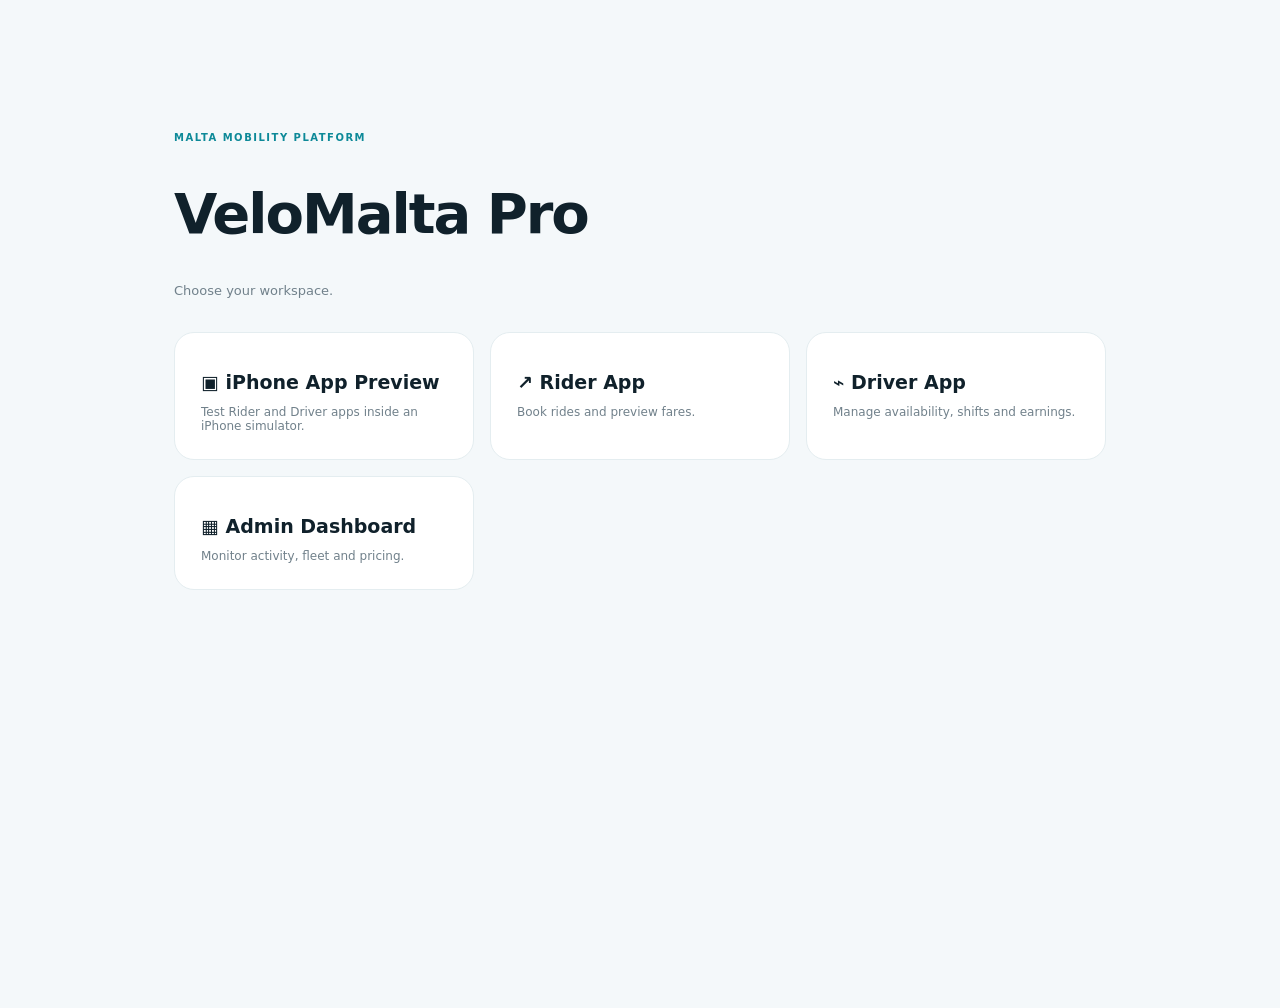
<file: index.html>
<!doctype html><html lang="en"><head><meta charset="utf-8"><meta name="viewport" content="width=device-width,initial-scale=1"><title>VeloMalta Pro</title><link rel="stylesheet" href="./assets/css/style.css"><style>.portal{max-width:980px;margin:12vh auto;padding:24px}.portal h1{font-size:clamp(34px,6vw,56px);letter-spacing:-2px}.portal-grid{display:grid;grid-template-columns:repeat(3,1fr);gap:16px;margin-top:34px}.portal-card{display:block;padding:26px;background:#fff;border:1px solid var(--line);border-radius:20px;text-decoration:none;color:var(--ink)}.portal-card b,.portal-card span{display:block}.portal-card b{font-size:19px;margin:12px 0}.portal-card span{font-size:12px;color:var(--muted)}@media(max-width:650px){.portal-grid{grid-template-columns:1fr}.portal{margin:5vh auto}}</style></head><body><main class="portal"><p class="eyebrow">MALTA MOBILITY PLATFORM</p><h1>VeloMalta Pro</h1><p class="muted">Choose your workspace.</p><div class="portal-grid"><a class="portal-card" href="./preview.html"><b>▣ iPhone App Preview</b><span>Test Rider and Driver apps inside an iPhone simulator.</span></a><a class="portal-card" href="./rider-app/"><b>↗ Rider App</b><span>Book rides and preview fares.</span></a><a class="portal-card" href="./driver-app/"><b>⌁ Driver App</b><span>Manage availability, shifts and earnings.</span></a><a class="portal-card" href="./admin-dashboard/"><b>▦ Admin Dashboard</b><span>Monitor activity, fleet and pricing.</span></a></div></main></body></html>
</file>
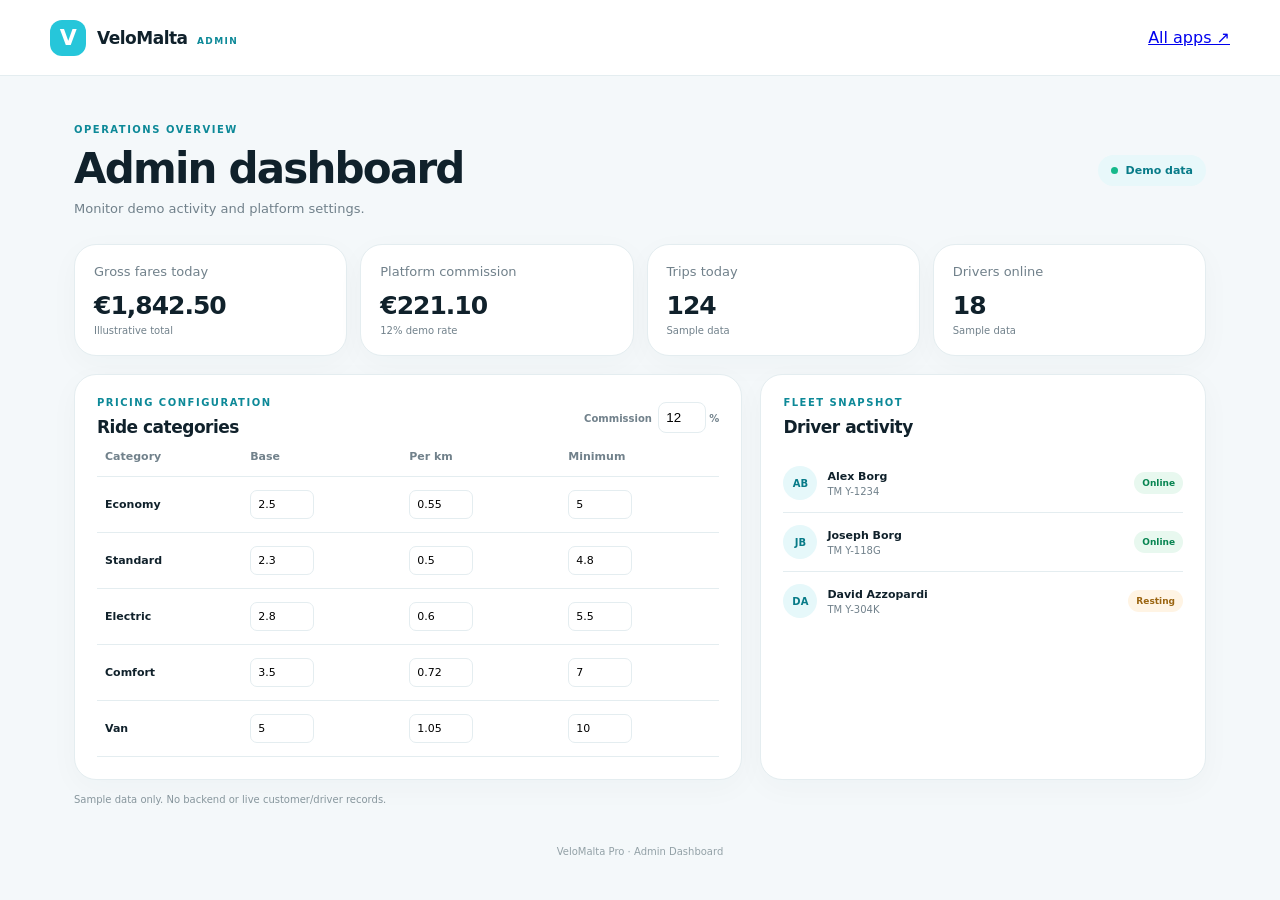
<file: admin-dashboard/index.html>
<!doctype html><html lang="en"><head><meta charset="utf-8"><meta name="viewport" content="width=device-width,initial-scale=1"><title>Admin Dashboard · VeloMalta</title><link rel="stylesheet" href="../assets/css/style.css"></head><body><header class="topbar"><a class="brand" href="../"><span class="brand-mark">V</span><span>VeloMalta <small>ADMIN</small></span></a><a href="../">All apps ↗</a></header><main class="shell"><section class="view active"><div class="intro"><div><p class="eyebrow">OPERATIONS OVERVIEW</p><h1>Admin dashboard</h1><p class="muted">Monitor demo activity and platform settings.</p></div><span class="live-pill"><i></i> Demo data</span></div><div class="admin-metrics"><article class="panel"><span class="muted">Gross fares today</span><strong>€1,842.50</strong><small>Illustrative total</small></article><article class="panel"><span class="muted">Platform commission</span><strong id="commission-total">€221.10</strong><small>12% demo rate</small></article><article class="panel"><span class="muted">Trips today</span><strong>124</strong><small>Sample data</small></article><article class="panel"><span class="muted">Drivers online</span><strong>18</strong><small>Sample data</small></article></div><div class="admin-grid"><div class="panel"><div class="panel-head"><div><p class="eyebrow">PRICING CONFIGURATION</p><h2>Ride categories</h2></div><label class="commission-control">Commission <input id="commission" type="number" min="0" max="30" value="12">%</label></div><div class="table-wrap"><table><thead><tr><th>Category</th><th>Base</th><th>Per km</th><th>Minimum</th></tr></thead><tbody id="pricing-table"></tbody></table></div></div><div class="panel"><p class="eyebrow">FLEET SNAPSHOT</p><h2>Driver activity</h2><div class="fleet-list"><div><span class="avatar">AB</span><span><b>Alex Borg</b><small>TM Y-1234</small></span><em class="tag online-tag">Online</em></div><div><span class="avatar">JB</span><span><b>Joseph Borg</b><small>TM Y-118G</small></span><em class="tag online-tag">Online</em></div><div><span class="avatar">DA</span><span><b>David Azzopardi</b><small>TM Y-304K</small></span><em class="tag rest-tag">Resting</em></div></div></div></div><p class="fine-print">Sample data only. No backend or live customer/driver records.</p></section><footer>VeloMalta Pro · Admin Dashboard</footer></main><script src="./app.js"></script></body></html>
</file>
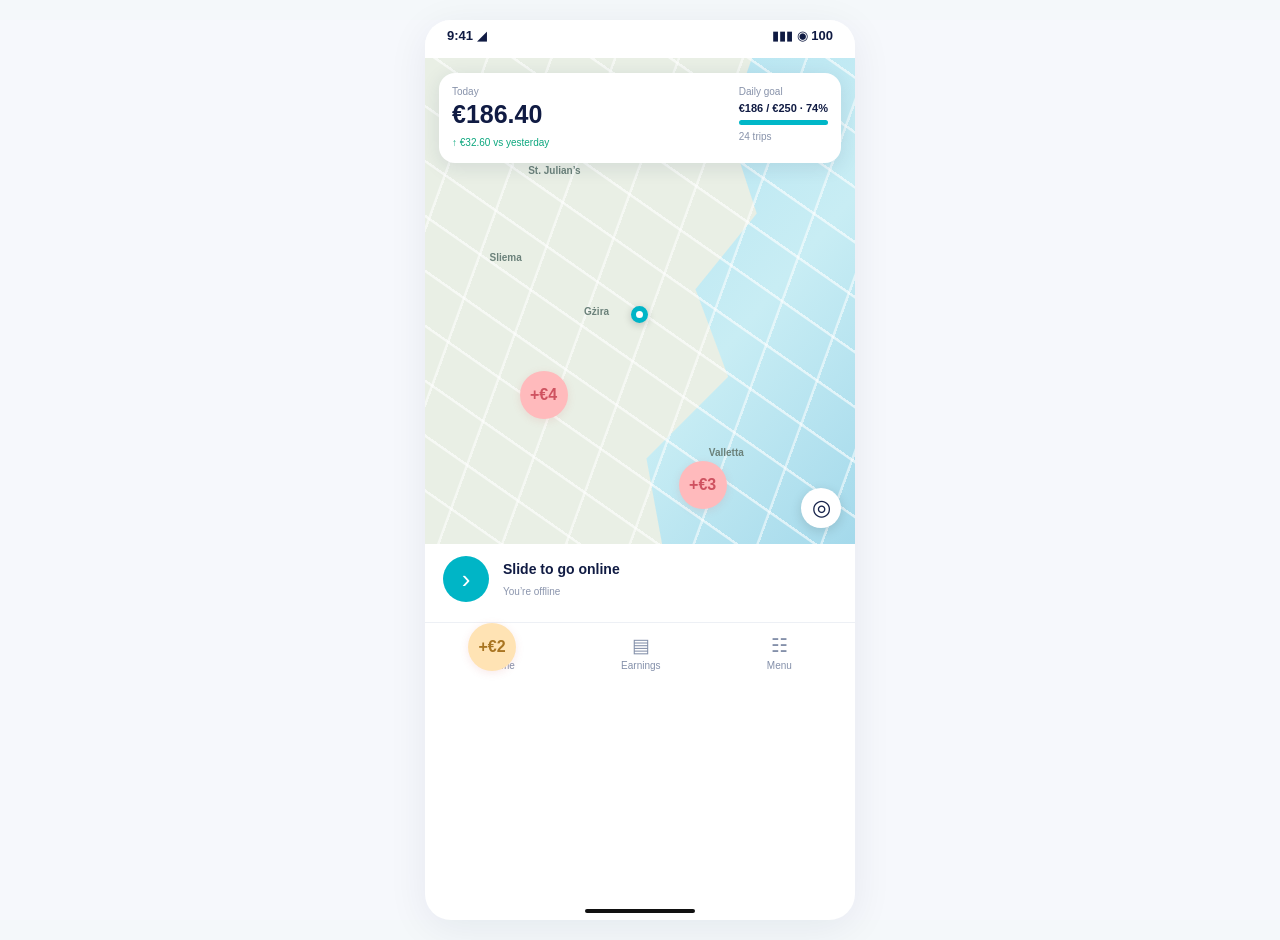
<file: driver-app/index.html>
<!doctype html>
<html lang="en"><head><meta charset="utf-8"><meta name="viewport" content="width=device-width,initial-scale=1,viewport-fit=cover"><meta name="theme-color" content="#ffffff"><title>VeloMalta · Driver</title><link rel="stylesheet" href="../assets/css/style.css"><link rel="stylesheet" href="./app.css"></head>
<body class="mobile-app driver-app"><main id="app" class="phone-app" aria-label="VeloMalta driver app"><div class="statusbar"><span>9:41 ◢</span><span>▮▮▮ ◉ 100</span></div><div id="screen" class="screen"></div><div class="home-indicator"></div></main><script src="./app.js"></script></body></html>
</file>
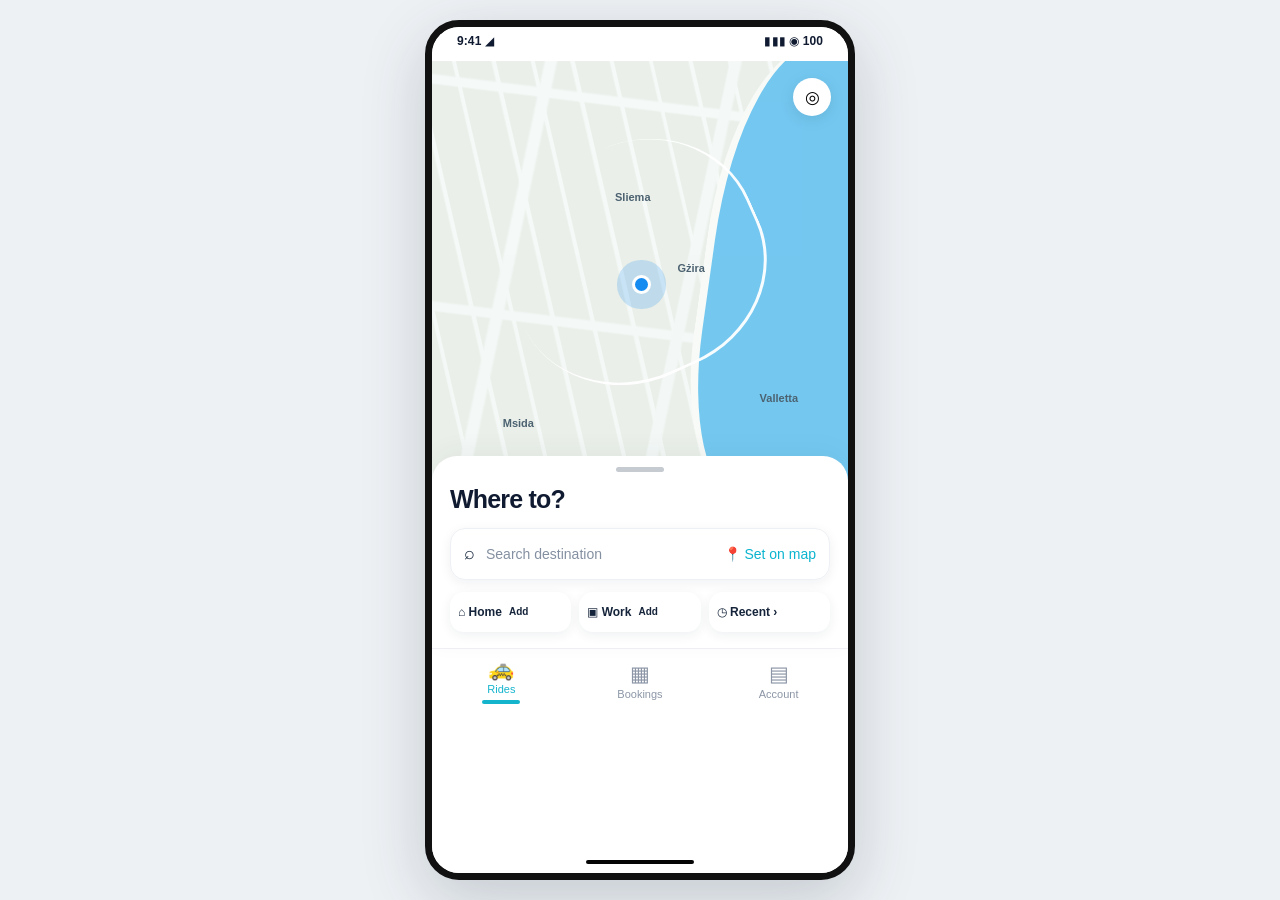
<file: rider-app/index.html>
<!doctype html>
<html lang="en"><head><meta charset="utf-8"><meta name="viewport" content="width=device-width,initial-scale=1,viewport-fit=cover"><meta name="theme-color" content="#ffffff"><title>VeloMalta · Rider</title><link rel="stylesheet" href="../assets/css/style.css"><link rel="stylesheet" href="./app.css"></head>
<body class="mobile-app rider-app"><main id="app" class="phone-app" aria-label="VeloMalta rider app"><div class="statusbar"><span>9:41 ◢</span><span>▮▮▮ ◉ 100</span></div><div id="screen" class="screen"></div><div class="home-indicator"></div></main><script src="./app.js"></script></body></html>
</file>
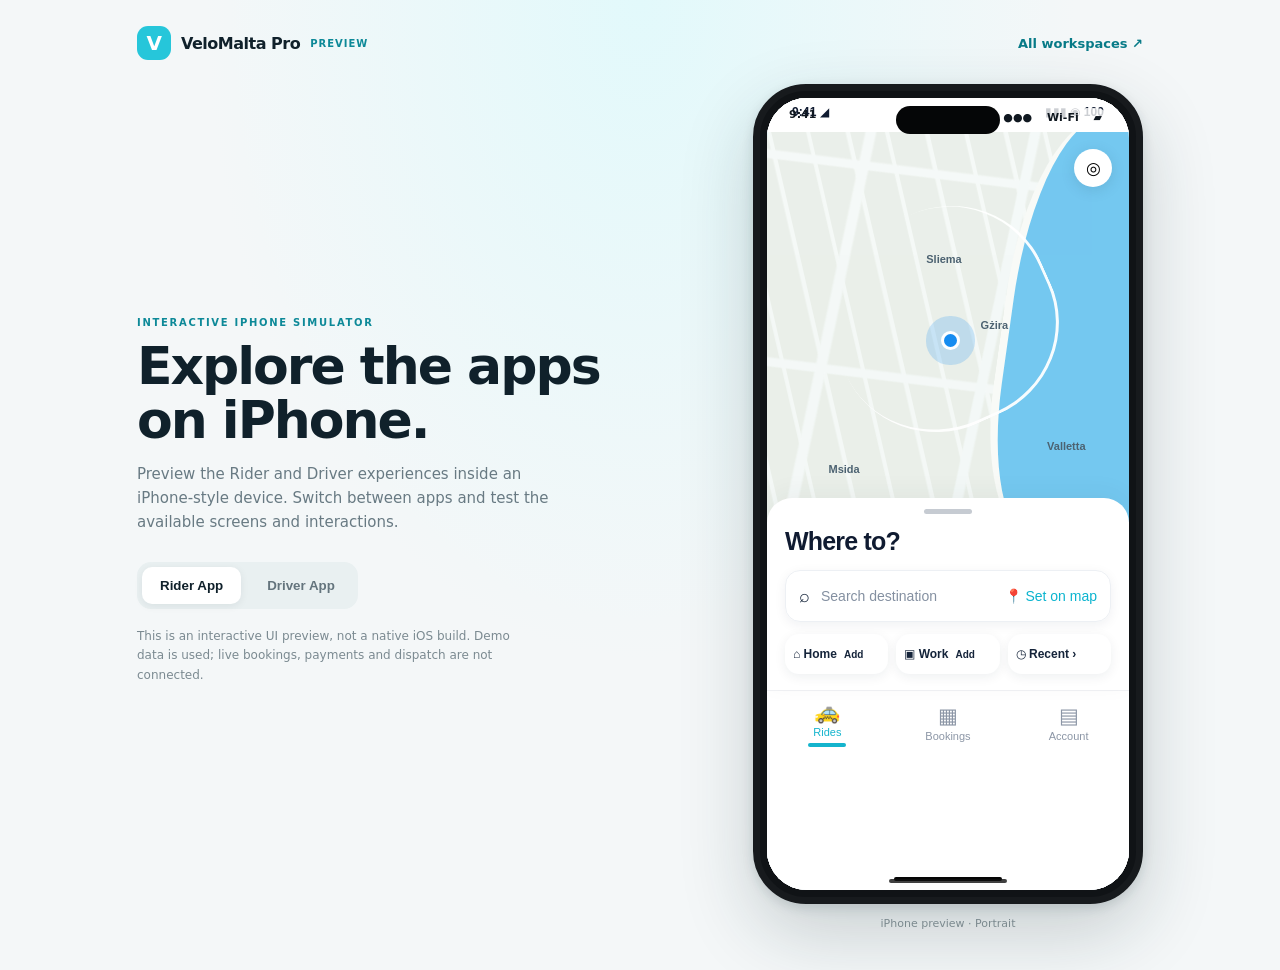
<file: preview.html>
<!doctype html>
<html lang="en">
<head>
<meta charset="utf-8">
<meta name="viewport" content="width=device-width,initial-scale=1,viewport-fit=cover">
<title>VeloMalta Pro · iPhone Preview</title>
<style>
:root{font-family:-apple-system,BlinkMacSystemFont,"SF Pro Display",Inter,system-ui,sans-serif;color:#10212b;background:#f3f7f8}
*{box-sizing:border-box}body{margin:0;min-height:100vh;background:radial-gradient(ellipse at 50% 0%,#e2f9fb 0,transparent 48%),#f4f7f8}
header{max-width:1050px;margin:auto;padding:26px 22px 12px;display:flex;align-items:center;justify-content:space-between;gap:16px}
.brand{font-weight:800;letter-spacing:-.5px;display:flex;align-items:center;gap:10px}.mark{width:34px;height:34px;border-radius:11px;background:#26c6da;color:white;display:grid;place-items:center;font-size:20px}
header a{color:#087b88;text-decoration:none;font-size:13px;font-weight:650}
main{max-width:1050px;margin:auto;padding:12px 22px 40px;display:grid;grid-template-columns:1fr 390px;gap:42px;align-items:center}
h1{font-size:clamp(32px,5vw,52px);line-height:1.03;letter-spacing:-2px;margin:0 0 14px}.lead{color:#687a83;line-height:1.6;font-size:15px;max-width:430px}
.switch{display:flex;gap:8px;background:#e9f0f1;padding:5px;border-radius:14px;width:max-content;margin:28px 0 18px}
.switch button{border:0;background:transparent;padding:11px 18px;border-radius:10px;font-weight:700;color:#64747d;cursor:pointer}
.switch button.active{background:white;color:#10212b;box-shadow:0 2px 9px #10212b12}
.hint{font-size:12px;color:#7b8a91;line-height:1.6;max-width:390px}
.device-wrap{display:flex;justify-content:center}
.iphone{width:390px;height:820px;max-height:calc(100svh - 35px);aspect-ratio:390/820;background:#101316;border:7px solid #171a1d;border-radius:53px;padding:7px;position:relative;box-shadow:0 28px 75px #152c3433,0 4px 12px #152c3422;overflow:hidden}
.screen{height:100%;width:100%;background:#fff;border-radius:40px;overflow:hidden;position:relative}
.status{position:absolute;z-index:5;top:0;left:0;right:0;height:38px;padding:10px 22px 0;display:flex;justify-content:space-between;align-items:flex-start;font-size:11px;font-weight:750;color:#101820;pointer-events:none}
.dynamic-island{position:absolute;z-index:6;top:8px;left:50%;transform:translateX(-50%);width:104px;height:28px;border-radius:20px;background:#050607;pointer-events:none}
.status .right{margin-left:auto;margin-right:0;background:#ffffffc9;border-radius:10px;padding:2px 5px}
iframe{border:0;width:100%;height:100%;display:block;background:#f4f8fa}
.home-indicator{position:absolute;z-index:7;bottom:7px;left:50%;transform:translateX(-50%);width:118px;height:4px;border-radius:5px;background:#111;opacity:.8;pointer-events:none}
.device-label{text-align:center;color:#89969b;font-size:11px;margin-top:13px}
@media(max-width:760px){header{padding:18px 18px 8px}main{grid-template-columns:1fr;gap:18px;padding:12px 12px 30px}.intro{text-align:center}.lead{margin:auto}.switch{margin:22px auto 14px}.hint{margin:auto}.iphone{width:min(390px,calc(100vw - 34px));height:auto;aspect-ratio:390/820;max-height:none;border-radius:48px}.screen{border-radius:37px}.device-wrap{margin-top:2px}}
</style>
</head>
<body>
<header><div class="brand"><span class="mark">V</span> VeloMalta Pro <span style="font-size:10px;color:#0d8998;letter-spacing:1px">PREVIEW</span></div><a href="./">All workspaces ↗</a></header>
<main>
<section class="intro">
<p style="font-size:10px;letter-spacing:1.7px;font-weight:800;color:#0d8998;margin:0 0 12px">INTERACTIVE IPHONE SIMULATOR</p>
<h1>Explore the apps<br>on iPhone.</h1>
<p class="lead">Preview the Rider and Driver experiences inside an iPhone-style device. Switch between apps and test the available screens and interactions.</p>
<div class="switch" role="tablist" aria-label="Choose app">
<button class="active" id="rider-tab" type="button" role="tab" aria-selected="true">Rider App</button>
<button id="driver-tab" type="button" role="tab" aria-selected="false">Driver App</button>
</div>
<p class="hint">This is an interactive UI preview, not a native iOS build. Demo data is used; live bookings, payments and dispatch are not connected.</p>
</section>
<section>
<div class="device-wrap"><div class="iphone"><div class="screen"><div class="status"><span>9:41</span><span class="right">●●●　 Wi-Fi　 ▰</span></div><div class="dynamic-island"></div><iframe id="app-frame" title="VeloMalta Rider App Preview" src="./rider-app/" allow="geolocation"></iframe><div class="home-indicator"></div></div></div></div>
<div class="device-label">iPhone preview · Portrait</div>
</section>
</main>
<script>
const frame=document.getElementById('app-frame'),rider=document.getElementById('rider-tab'),driver=document.getElementById('driver-tab');
function selectApp(which){const isRider=which==='rider';frame.src=isRider?'./rider-app/':'./driver-app/';frame.title='VeloMalta '+(isRider?'Rider':'Driver')+' App Preview';rider.classList.toggle('active',isRider);driver.classList.toggle('active',!isRider);rider.setAttribute('aria-selected',String(isRider));driver.setAttribute('aria-selected',String(!isRider))}
rider.addEventListener('click',()=>selectApp('rider'));driver.addEventListener('click',()=>selectApp('driver'));
</script>
</body>
</html>
</file>
<file: assets/css/style.css>
:root{font-family:Inter,system-ui,sans-serif;color:#10212b;background:#f4f8fa;font-synthesis:none;text-rendering:optimizeLegibility;--cyan:#26c6da;--deep:#0d8998;--ink:#10212b;--muted:#71818b;--line:#e4edf0}*{box-sizing:border-box}body{margin:0;min-height:100vh}.topbar{height:76px;padding:0 max(24px,calc((100vw - 1180px)/2));display:flex;align-items:center;justify-content:space-between;background:#fff;border-bottom:1px solid var(--line);position:sticky;top:0;z-index:1000}.brand{display:flex;align-items:center;gap:11px;text-decoration:none;color:var(--ink);font-weight:800;font-size:17px;letter-spacing:-.5px}.brand small{font-size:9px;letter-spacing:1.4px;color:var(--deep);margin-left:4px}.brand-mark{width:36px;height:36px;border-radius:12px;background:var(--cyan);color:white;display:grid;place-items:center;font-size:22px}.view-switch{display:flex;gap:5px;padding:5px;background:#f1f6f7;border-radius:13px}.view-btn{border:0;background:transparent;padding:10px 16px;border-radius:9px;color:#64747d;font:600 12px Inter;cursor:pointer}.view-btn.active{background:white;color:var(--ink);box-shadow:0 2px 8px #10212b12}.shell{max-width:1180px;margin:auto;padding:48px 24px 24px}.view{display:none}.view.active{display:block}.intro{display:flex;justify-content:space-between;align-items:center;margin-bottom:28px}.eyebrow{font-size:10px;letter-spacing:1.5px;font-weight:800;color:var(--deep);margin:0 0 9px}.intro h1{font-size:clamp(30px,4vw,42px);letter-spacing:-1.8px;margin:0 0 8px}.muted{color:var(--muted);font-size:13px;margin:0}.live-pill,.state-pill{display:inline-flex;align-items:center;gap:8px;border-radius:30px;padding:9px 13px;background:#e8f8fa;color:#087b88;font-size:11px;font-weight:700}.live-pill i{width:7px;height:7px;border-radius:50%;background:#16b98b}.booking-layout{display:grid;grid-template-columns:390px 1fr;gap:20px}.panel,.map-panel{background:#fff;border:1px solid var(--line);border-radius:22px;box-shadow:0 8px 30px #16313d08}.booking-panel{padding:24px}.field{margin-bottom:19px}.field label{display:block;font-size:11px;font-weight:700;margin-bottom:8px}.field select{width:100%;height:46px;padding:0 13px;border:1px solid var(--line);border-radius:11px;background:#fbfdfe;color:var(--ink);font:500 13px Inter}.ride-options{display:grid;grid-template-columns:1fr 1fr;gap:8px}.ride-option{border:1px solid var(--line);background:#fff;border-radius:12px;padding:11px;text-align:left;cursor:pointer;color:var(--ink)}.ride-option.selected{border-color:var(--cyan);background:#effcfd;box-shadow:inset 0 0 0 1px var(--cyan)}.ride-option b,.ride-option span{display:block}.ride-option b{font-size:12px}.ride-option span{font-size:10px;color:var(--muted);margin-top:5px}.trip-summary{display:flex;justify-content:space-between;padding:16px 0;border-top:1px solid var(--line);margin-top:5px}.trip-summary span,.trip-summary strong{display:block}.trip-summary strong{font-size:19px;margin-top:5px}.primary-btn,.secondary-btn,.toggle-btn{border:0;border-radius:12px;padding:14px 17px;font:700 13px Inter;cursor:pointer}.primary-btn{width:100%;background:var(--cyan);color:white;display:flex;justify-content:space-between;align-items:center}.primary-btn:hover,.toggle-btn:hover{filter:brightness(.96)}.primary-btn span{font-size:20px}.fine-print{font-size:10px;line-height:1.6;color:#87969d;margin:12px 0 0}.status-box{margin-top:14px;background:#f3f8f9;border:1px solid var(--line);padding:12px;border-radius:12px;font-size:11px;color:#52636c;line-height:1.5}.map-panel{position:relative;overflow:hidden;min-height:560px}.map{height:100%;min-height:560px;background:#e8f0f0;border-radius:22px}.map-caption{position:absolute;bottom:16px;left:16px;background:#fff;padding:9px 12px;border-radius:20px;font-size:10px;font-weight:700;box-shadow:0 3px 14px #0001}.map-dot{display:inline-block;width:7px;height:7px;border-radius:50%;background:var(--cyan);margin-right:7px}.quick-stats{display:grid;grid-template-columns:repeat(3,1fr);gap:14px;margin-top:18px}.quick-stats article{background:#fff;border:1px solid var(--line);border-radius:16px;padding:17px}.quick-stats span,.quick-stats strong{display:block}.quick-stats span{font-size:11px;color:var(--muted)}.quick-stats strong{font-size:14px;margin-top:7px}.driver-grid,.admin-grid{display:grid;grid-template-columns:1.5fr 1fr;gap:18px}.driver-main,.earnings-panel,.admin-grid>.panel{padding:22px}.panel-head{display:flex;align-items:center;justify-content:space-between;gap:12px}.panel h2{font-size:17px;letter-spacing:-.5px;margin:0 0 17px}.panel-head h2{margin:0}.toggle-btn{background:#102b35;color:white}.state-pill.offline{background:#f0f2f3;color:#68777e}.state-pill.online{background:#e6f8f0;color:#078451}.driver-map{height:310px;min-height:310px;margin-top:18px;border-radius:15px}.shift-card{display:grid;grid-template-columns:repeat(3,1fr);gap:10px;padding:15px 0}.shift-card span,.shift-card strong{display:block}.shift-card span{font-size:10px}.shift-card strong{font-size:13px;margin-top:6px}.earnings-panel h2{font-size:34px;margin:15px 0 5px}.metric-row{display:flex;justify-content:space-between;border-top:1px solid var(--line);padding:13px 0;font-size:12px}.metric-row:first-of-type{margin-top:22px}.secondary-btn{background:#eaf8fa;color:#087b88;width:100%;margin-top:12px}.admin-metrics{display:grid;grid-template-columns:repeat(4,1fr);gap:13px;margin-bottom:18px}.admin-metrics article{padding:19px}.admin-metrics span,.admin-metrics strong,.admin-metrics small{display:block}.admin-metrics strong{font-size:25px;margin:12px 0 5px;letter-spacing:-1px}.admin-metrics small{font-size:10px;color:var(--muted)}.commission-control{font-size:10px;font-weight:700;color:var(--muted)}.commission-control input{width:48px;padding:7px;border:1px solid var(--line);border-radius:8px;margin:0 3px}.table-wrap{overflow-x:auto}table{width:100%;border-collapse:collapse;text-align:left;font-size:11px}th{color:var(--muted);font-weight:600}td,th{padding:13px 8px;border-bottom:1px solid var(--line)}td input{width:64px;padding:7px;border:1px solid var(--line);border-radius:7px;font:inherit}.fleet-list>div{display:flex;align-items:center;gap:10px;padding:12px 0;border-bottom:1px solid var(--line)}.fleet-list>div:last-child{border:0}.avatar{width:34px;height:34px;border-radius:50%;background:#e6f8fa;color:#087b88;display:grid;place-items:center;font-size:10px;font-weight:800}.fleet-list b,.fleet-list small{display:block}.fleet-list b{font-size:11px}.fleet-list small{font-size:10px;color:var(--muted);margin-top:3px}.tag{font-style:normal;font-size:9px;font-weight:700;padding:6px 8px;border-radius:20px;margin-left:auto}.online-tag{background:#e8f8ef;color:#078451}.rest-tag{background:#fff4e4;color:#9b6511}footer{text-align:center;color:#93a1a7;font-size:10px;padding:38px 0 10px}footer span{padding:0 6px}@media(max-width:850px){.booking-layout,.driver-grid,.admin-grid{grid-template-columns:1fr}.map-panel{min-height:390px}.map{min-height:390px}.admin-metrics{grid-template-columns:repeat(2,1fr)}}@media(max-width:560px){.topbar{height:auto;min-height:70px;padding:12px 16px;gap:10px;flex-wrap:wrap}.view-switch{width:100%;justify-content:space-between}.view-btn{flex:1;padding:10px 6px}.shell{padding:30px 15px}.intro{align-items:flex-start;gap:12px}.intro h1{font-size:30px}.live-pill{font-size:9px}.booking-panel{padding:17px}.quick-stats{grid-template-columns:1fr}.admin-metrics{gap:8px}.admin-metrics article{padding:13px}.admin-metrics strong{font-size:20px}.shift-card{grid-template-columns:1fr 1fr}.shift-card>div:last-child{grid-column:1/-1}}
</file>
<file: driver-app/app.css>
/* VeloMalta Driver UI */
.driver-app{background:#f6f8fc;color:#101b43;font-family:-apple-system,BlinkMacSystemFont,"Segoe UI",sans-serif}.driver-app .phone-app{max-width:430px;min-height:100dvh;margin:auto;background:#fff;position:relative;overflow:hidden;box-shadow:0 8px 40px #12234a12}.driver-app .statusbar{height:38px;padding:8px 22px 0;display:flex;justify-content:space-between;font-size:13px;font-weight:700;background:#fff;color:#101b43}.driver-app #screen{height:calc(100dvh - 65px);min-height:620px;overflow:auto;padding-bottom:28px;background:#fff;scrollbar-width:none}.driver-app .home-indicator{position:absolute;bottom:7px;left:50%;transform:translateX(-50%);width:110px;height:4px;border-radius:8px;background:#111;z-index:20}.driver-app .d-head{display:flex;gap:13px;align-items:center;padding:12px 20px 18px}.driver-app .d-back{width:40px;height:40px;border:0;border-radius:50%;background:#f0f3f9;color:#14204a;font-size:28px}.driver-app .d-head h1{font-size:24px;letter-spacing:-.7px;margin:0;font-weight:800}.driver-app .d-head small{display:block;color:#818ba7;margin-top:3px;font-size:12px}.driver-app .d-map{height:54vh;min-height:340px;max-height:500px;position:relative;overflow:hidden;background:linear-gradient(130deg,#a8def0,#c8edf4 65%,#a4d9eb)}.driver-app .d-map:before{content:"";position:absolute;inset:-10% 20% -10% -15%;background:#e9efe5;clip-path:polygon(0 0,100% 0,90% 20%,97% 35%,82% 48%,90% 63%,70% 77%,76% 100%,0 100%)}.driver-app .d-map:after{content:"";position:absolute;inset:0;background:repeating-linear-gradient(35deg,transparent 0 42px,#fff9 43px 45px),repeating-linear-gradient(110deg,transparent 0 57px,#fff8 58px 60px)}.driver-app .place{position:absolute;z-index:2;font-size:10px;color:#6b817a;font-weight:600}.driver-app .p1{left:24%;top:22%}.driver-app .p2{left:15%;top:40%}.driver-app .p3{left:37%;top:51%}.driver-app .p4{left:26%;top:66%}.driver-app .p5{left:66%;top:80%}.driver-app .userpin{position:absolute;z-index:4;left:48%;top:51%;width:17px;height:17px;border-radius:50%;border:5px solid #00b5c7;background:#fff;box-shadow:0 2px 8px #0003}.driver-app .d-map svg{position:absolute;z-index:3;width:100%;height:100%;inset:0}.driver-app .d-map svg path{fill:none;stroke:#00b7c9;stroke-width:4;stroke-linecap:round;stroke-dasharray:8 4}.driver-app .pin{position:absolute;z-index:4;width:16px;height:16px;border:4px solid #00b7c9;border-radius:50%;background:#fff}.driver-app .pin1{left:21%;top:19%}.driver-app .pin2{left:82%;top:81%;border-color:#101b43}.driver-app .recenter{position:absolute;z-index:5;right:14px;bottom:16px;width:40px;height:40px;border:0;border-radius:50%;background:white;color:#17234b;font-size:22px;box-shadow:0 3px 12px #0002}.driver-app .d-earn{position:absolute;z-index:6;top:53px;left:14px;right:14px;background:#fff;border-radius:16px;padding:13px;display:flex;justify-content:space-between;gap:10px;box-shadow:0 4px 20px #1a31501c}.driver-app .d-earn small{display:block;color:#8792aa;font-size:10px}.driver-app .d-earn strong{display:block;font-size:25px;margin:3px 0}.driver-app .d-earn em{font-size:10px;color:#0ca77e;font-style:normal}.driver-app .d-earn b{font-size:11px;display:block;margin:5px 0}.driver-app .d-earn hr{border:0;border-top:5px solid #00b7c8;border-radius:8px;margin:6px 0}.driver-app .d-heat{position:absolute;z-index:5;width:48px;height:48px;border-radius:50%;display:grid;place-items:center;background:#ffbabc;color:#cf5260;font-weight:800;box-shadow:0 2px 8px #d35a5a22}.driver-app .heat1{top:39%;left:22%}.driver-app .heat2{top:49%;left:59%}.driver-app .heat3{top:67%;left:10%;background:#ffe3b4;color:#a97522}.driver-app .d-online{background:#fff;padding:12px 18px 20px;display:grid;grid-template-columns:48px 1fr;align-items:center;gap:0 12px}.driver-app .d-online button{grid-row:span 2;width:46px;height:46px;border:0;border-radius:50%;background:#00b5c6;color:white;font-size:26px}.driver-app .d-online b{font-size:14px}.driver-app .d-online small{color:#8b95ad;font-size:10px}.driver-app .d-nav{position:sticky;bottom:0;display:flex;justify-content:space-around;padding:10px;background:#fff;border-top:1px solid #edf0f5}.driver-app .d-nav button{border:0;background:none;color:#8490aa;font-size:19px;display:grid;justify-items:center;gap:3px}.driver-app .d-nav small{font-size:10px}.driver-app .d-sheet{position:relative;margin-top:-17px;padding:20px 18px;background:#fff;border-radius:22px 22px 0 0;box-shadow:0 -4px 22px #1b315012}.driver-app .d-sheet h2{font-size:18px;margin:5px 0 12px}.driver-app .d-sheet h2 i{float:right;background:#e8fafd;color:#00aebd;border-radius:50%;font-style:normal;padding:8px}.driver-app .d-stops{padding:12px 0}.driver-app .d-stops>div{display:flex;gap:12px;padding:7px 0;color:#00b5c6;font-size:14px}.driver-app .d-stops span{color:#17234b}.driver-app .d-stops small{display:block;color:#8792aa;font-size:11px;margin-top:3px}.driver-app .d-meta{display:flex;justify-content:space-between;padding:13px 0;border-top:1px solid #edf0f5;border-bottom:1px solid #edf0f5;color:#7f8ba6;font-size:11px}.driver-app .d-meta b{font-size:16px;color:#101b43}.driver-app .d-two{display:flex;gap:9px;margin-top:14px}.driver-app .d-two>*{flex:1}.driver-app .d-btn{display:block;width:100%;border:0;border-radius:12px;padding:14px 12px;margin-top:14px;font-size:14px;font-weight:700;cursor:pointer}.driver-app .d-btn.primary{background:linear-gradient(100deg,#06b7c7,#00aaba);color:#fff;box-shadow:0 5px 14px #00b4c52b}.driver-app .d-btn.soft{background:#f0f3f9;color:#17234b}.driver-app .d-row{display:flex;justify-content:space-between;align-items:center}.driver-app .d-row h2{margin-bottom:3px}.driver-app .d-row small{color:#8993ad}.driver-app .d-time{background:#eff7fb;border-radius:10px;padding:10px}.driver-app .d-tools{display:flex;justify-content:space-around;padding:14px 0}.driver-app .d-tools button{border:0;background:none;color:#667494;font-size:20px}.driver-app .d-tools small{display:block;font-size:9px}.driver-app .d-content{padding:0 18px 28px}.driver-app .d-content h3{font-size:16px;margin:18px 0 8px}.driver-app .d-content h4{font-size:13px;color:#808ba7;margin:20px 0 8px}.driver-app .d-card{border:1px solid #edf0f5;border-radius:15px;padding:14px;margin:0 0 14px;background:#fff}.driver-app .d-card h3{margin:0 0 5px}.driver-app .d-card>small{color:#8993ad;font-size:11px}.driver-app .d-toggle{min-height:52px;display:flex;align-items:center;justify-content:space-between;border-top:1px solid #eff2f6;font-size:13px;position:relative}.driver-app .d-toggle:first-of-type{border-top:0}.driver-app .d-toggle input{position:absolute;right:0;opacity:0;width:48px;height:28px}.driver-app .d-toggle i{width:47px;height:26px;background:#cbd1dc;border-radius:20px;position:relative}.driver-app .d-toggle i:after{content:"";position:absolute;left:3px;top:3px;width:20px;height:20px;border-radius:50%;background:#fff;transition:.2s}.driver-app .d-toggle input:checked+i{background:#00b6c6}.driver-app .d-toggle input:checked+i:after{left:24px}.driver-app .radius{text-align:center;display:block;font-size:30px;margin:12px}.driver-app .d-chips{display:flex;gap:5px}.driver-app .d-chips button{flex:1;border:0;border-radius:9px;padding:10px 3px;background:#eff4fa;font-size:10px;color:#18234b}.driver-app .d-chips .sel,.driver-app .d-two .sel{background:#e4f9fb;border:1px solid #00b6c6;color:#009dad}.driver-app input[type=range]{width:100%;accent-color:#00b5c6;margin-top:17px}.driver-app .d-info{background:#edf9fc;border-radius:13px;padding:16px;margin:0 0 14px;font-size:12px;color:#17234b}.driver-app .d-info small{display:block;color:#7d88a4;margin-top:5px}.driver-app .d-dest{width:100%;padding:16px;border:0;border-radius:10px;background:#f4f6fb;text-align:left;color:#7f8ba5}.driver-app .d-profile{width:100%;padding:15px;border:0;border-radius:13px;background:#f1f8fb;text-align:left;font-weight:700;margin-bottom:12px}.driver-app .d-profile small{display:block;color:#8993aa;margin:5px 0 0 28px;font-weight:400}.driver-app .d-item{display:flex;align-items:center;gap:12px;width:100%;padding:13px 4px;border:0;border-bottom:1px solid #eff1f6;background:#fff;text-align:left;color:#17234b;min-height:60px}.driver-app .d-ico{width:35px;height:35px;border-radius:10px;background:#eff9fb;color:#00aebd;display:grid;place-items:center;font-size:17px}.driver-app .d-item span{flex:1}.driver-app .d-item strong,.driver-app .d-item small{display:block}.driver-app .d-item strong{font-size:13px}.driver-app .d-item small{font-size:10px;color:#8b95ad;margin-top:4px}.driver-app .d-item em{font-size:20px;color:#a0aabe;font-style:normal}.driver-app .d-hero{padding:18px;border-radius:15px;background:linear-gradient(110deg,#08b7c8,#009cac);color:#fff;margin-bottom:14px}.driver-app .d-hero small{display:block;font-size:11px}.driver-app .d-hero strong{display:block;font-size:32px;margin:5px 0}.driver-app .d-card p{display:flex;justify-content:space-between;font-size:12px;color:#7d88a4}.driver-app .neg{color:#e45b6a}.driver-app .pos{color:#0a9d76}.driver-app .d-fare{background:#f1f8fb;padding:18px;border-radius:13px;font-size:19px;font-weight:800;margin-bottom:12px}.driver-app .d-fare small{display:block;font-size:11px;color:#8490a9;margin-top:5px;font-weight:400}.driver-app .d-stars{display:flex;gap:10px;margin:10px 0}.driver-app .d-stars button{border:0;background:none;font-size:30px;color:#aeb7c8}.driver-app .d-stars .sel{color:#ffb32d}.driver-app textarea{width:100%;min-height:65px;border:1px solid #e8edf4;border-radius:10px;padding:11px;font:inherit;font-size:12px}.driver-app .d-lang{width:100%;padding:14px 4px;border:0;border-bottom:1px solid #eff2f6;background:#fff;text-align:left}.driver-app .d-lang b{float:right;color:#00b4c2}.driver-app .d-logout{width:100%;padding:15px;border:0;border-radius:12px;background:#fff0f2;color:#d94f63;text-align:left;margin-top:14px}.driver-app .d-about{text-align:center;padding:30px}.driver-app .d-about:first-letter{display:inline-block;background:#00b6c6;color:#fff;font-size:35px}.driver-app #driver-toast{position:fixed;z-index:30;bottom:28px;left:50%;transform:translateX(-50%);opacity:0;pointer-events:none;background:#17234b;color:#fff;padding:12px 18px;border-radius:22px;font-size:12px;transition:.2s;max-width:90%;text-align:center}.driver-app #driver-toast.show{opacity:1}.driver-app [data-theme=dark] #screen{filter:invert(.9) hue-rotate(180deg)}@media(min-width:600px){.driver-app .phone-app{border-radius:26px;margin:20px auto}.driver-app #screen{height:calc(100dvh - 108px)}}
.driver-app .d-shortcuts{display:flex;gap:7px;padding:10px 14px;background:#fff;overflow:auto}.driver-app .d-shortcuts button{white-space:nowrap;border:1px solid #e9eef5;border-radius:11px;background:#f8fbfd;color:#233052;padding:10px 12px;font-size:10px;font-weight:700}.driver-app .d-shortcuts button:active{background:#e7f9fb;border-color:#00b6c6}
</file>
<file: rider-app/app.css>
*{box-sizing:border-box}html,body{margin:0;min-height:100%;font-family:-apple-system,BlinkMacSystemFont,"SF Pro Display","Segoe UI",sans-serif;color:#101b31;background:#f4f6f8}body.mobile-app{min-height:100dvh;display:flex;justify-content:center;align-items:flex-start;padding:0;background:#eef1f4}.phone-app{position:relative;width:min(100vw,430px);height:100dvh;min-height:650px;max-height:932px;overflow:hidden;background:#fff;box-shadow:0 0 0 1px #dfe5ea;display:flex;flex-direction:column}.statusbar{height:34px;flex:0 0 34px;padding:7px 25px 0;display:flex;justify-content:space-between;font-size:12px;font-weight:750;letter-spacing:.1px;background:#fff;z-index:5}.screen{position:relative;flex:1;min-height:0;overflow:auto;scrollbar-width:none;background:#fff}.screen::-webkit-scrollbar{display:none}.home-indicator{height:22px;flex:0 0 22px;background:#fff;display:grid;place-items:center;z-index:5}.home-indicator:after{content:"";width:108px;height:4px;border-radius:8px;background:#050505}.app-head{height:48px;display:flex;align-items:center;padding:0 18px;gap:12px;background:#fff;position:sticky;top:0;z-index:4}.app-head h1{font-size:18px;letter-spacing:-.45px;margin:0;font-weight:750}.back{border:0;background:#f4f7fa;color:#15243a;width:31px;height:31px;border-radius:50%;font-size:20px;cursor:pointer}.map-area{height:53%;min-height:330px;position:relative;overflow:hidden;background:#b8e5f5}.map-area:before{content:"";position:absolute;inset:-15%;background:linear-gradient(115deg,transparent 0 34%,#f8faf8 34.3% 35.4%,transparent 35.7% 55%,#f7faf8 55.2% 56.3%,transparent 56.6%),linear-gradient(20deg,transparent 0 42%,#f8faf8 42.2% 43.1%,transparent 43.4% 69%,#f8faf8 69.2% 70.1%,transparent 70.4%),repeating-linear-gradient(90deg,#edf0e9 0 28px,#f8faf7 29px 32px),repeating-linear-gradient(0deg,#edf0e9 0 25px,#f8faf7 26px 29px);opacity:.95;transform:rotate(-13deg) scale(1.2)}.map-area:after{content:"";position:absolute;right:-12%;top:-4%;width:45%;height:110%;background:#74c8f0;border-left:8px solid #f8faf7;transform:rotate(8deg);border-radius:45% 0 0 35%}.map-label{position:absolute;z-index:1;color:#4c6271;font-size:11px;font-weight:600}.map-label.sliema{top:31%;left:44%}.map-label.gzira{top:48%;left:59%}.map-label.valletta{bottom:18%;right:12%}.map-label.msida{bottom:12%;left:17%}.map-road{position:absolute;z-index:2;left:18%;top:20%;width:62%;height:56%;border-right:3px solid #fff;border-bottom:3px solid #fff;transform:rotate(-24deg);border-radius:45%;opacity:.95}.route-line{position:absolute;z-index:2;left:22%;top:23%;width:58%;height:45%;border-right:3px solid #20b7d2;border-bottom:3px solid #20b7d2;transform:rotate(-22deg);border-radius:45%}.pin{position:absolute;z-index:3;width:13px;height:13px;border:3px solid #fff;border-radius:50%;background:#18b7d2;box-shadow:0 1px 5px #284b5b55}.pin.start{left:22%;top:24%}.pin.end{right:23%;bottom:26%;background:#111b35}.map-fab{position:absolute;z-index:3;right:17px;top:17px;border:0;width:38px;height:38px;border-radius:50%;background:#fff;box-shadow:0 3px 14px #23465a25;font-size:17px}.map-fab.left{left:17px;right:auto}.sheet{position:relative;background:#fff;border-radius:25px 25px 0 0;margin-top:-24px;padding:11px 18px 16px;z-index:3;box-shadow:0 -6px 24px #20384a0c}.grabber{width:48px;height:5px;border-radius:8px;background:#c6cbd2;margin:0 auto 13px}.sheet h2{font-size:25px;letter-spacing:-.8px;margin:0 0 14px;font-weight:800}.muted{color:#8590a0}.searchbox{height:52px;border:1px solid #edf0f4;border-radius:15px;box-shadow:0 3px 12px #15243a10;display:flex;align-items:center;padding:0 13px;gap:11px;color:#8490a1;font-size:14px}.searchbox b{color:#15243a;font-size:18px}.quick-row{display:grid;grid-template-columns:1fr 1fr 1fr;gap:8px;margin-top:12px}.quick{background:#fff;border:0;border-radius:14px;box-shadow:0 3px 12px #14243a12;padding:13px 8px;display:flex;gap:7px;align-items:center;text-align:left;font-size:12px;font-weight:700;color:#15243a}.quick i{font-size:20px;color:#123d50}.tabbar{height:67px;display:flex;justify-content:space-around;align-items:center;border-top:1px solid #f1f2f5;background:#fff}.tab{border:0;background:transparent;color:#8c96a6;font-size:11px;display:flex;flex-direction:column;align-items:center;gap:4px;min-width:70px}.tab strong{font-size:21px;line-height:20px}.tab.active{color:#14b4cd}.tab.active:after{content:"";height:4px;width:38px;border-radius:8px;background:#14b4cd;margin-top:1px}.primary{height:45px;width:100%;border:0;border-radius:12px;background:#0bb2cb;color:#fff;font-size:13px;font-weight:750;cursor:pointer}.secondary{height:42px;border:0;border-radius:11px;background:#f0f4f8;color:#24334c;font-weight:700;font-size:12px;cursor:pointer}.outline{height:40px;border:1px solid #b7e9f0;border-radius:11px;background:#f5fdff;color:#0ca9c1;font-weight:700}.list-card{border:1px solid #eef1f5;border-radius:13px;padding:12px;margin:9px 0;background:#fff}.list-row{display:flex;align-items:center;gap:10px;padding:12px 0;border-bottom:1px solid #f0f2f5;font-size:13px}.list-row:last-child{border:0}.list-row .ico{width:31px;height:31px;border-radius:10px;background:#eefafd;color:#0caec7;display:grid;place-items:center;font-size:16px}.list-row .grow{flex:1}.list-row b{display:block;font-size:13px}.list-row small{display:block;color:#8792a2;font-size:10px;margin-top:3px}.list-row em{font-style:normal;color:#8a95a5;font-size:11px}.driver-card{border:1px solid #edf0f4;border-radius:15px;padding:12px;margin:10px 0}.driver-row{display:flex;align-items:center;gap:10px}.avatar{width:40px;height:40px;border-radius:50%;background:linear-gradient(135deg,#dce8ef,#b9cbd5);display:grid;place-items:center;font-weight:800;color:#365064}.driver-row .grow{flex:1}.driver-row b{font-size:13px}.driver-row small{display:block;color:#8a94a3;font-size:10px;margin-top:3px}.pill{display:inline-block;border-radius:20px;padding:5px 8px;background:#eafaf2;color:#15945f;font-size:9px;font-weight:800}.info{background:#f1f8fc;border-radius:12px;padding:12px;color:#5f7082;font-size:11px;line-height:1.45;margin:10px 0}.stars{font-size:24px;letter-spacing:5px;color:#0bb4cf}.screen-content{padding:5px 18px 20px}.screen-content h2{font-size:23px;letter-spacing:-.7px;margin:8px 0}.screen-content p{font-size:12px;line-height:1.5;color:#8590a0}.choice{border:1px solid #edf0f4;border-radius:12px;padding:13px;margin:8px 0;display:flex;align-items:center;gap:10px;font-size:13px}.choice input{accent-color:#0bb4cf;margin-left:auto}.price{font-size:20px;font-weight:800}.spacer{height:10px}.progress{height:5px;background:#e8edf2;border-radius:8px;overflow:hidden}.progress i{display:block;height:100%;width:60%;background:#12b5ce}.driver-app .screen{background:#fff}.driver-dashboard .map-area{height:100%;min-height:540px}.earnings-float{position:absolute;z-index:3;top:12px;left:12px;right:12px;background:#fff;border-radius:13px;padding:12px;box-shadow:0 3px 15px #233b4b20}.earnings-float strong{font-size:20px}.demand{position:absolute;z-index:3;border-radius:50%;width:47px;height:47px;background:#ff8b8b66;border:1px solid #ff7777;color:#d84848;display:grid;place-items:center;font-size:10px;font-weight:800}.demand.one{top:38%;left:18%}.demand.two{top:29%;right:22%}.demand.three{bottom:28%;left:13%;background:#ffc36c66;color:#a86b13;border-color:#ffc36c}.online-slider{position:absolute;z-index:4;bottom:14px;left:15px;right:15px;height:48px;border-radius:25px;background:#e7f8fc;display:flex;align-items:center;padding:4px;font-size:12px;font-weight:700;color:#21445a}.online-slider button{height:40px;width:40px;border:0;border-radius:50%;background:#0bb4cf;color:#fff;font-size:20px;margin-right:10px}.metric{display:flex;justify-content:space-between;padding:11px 0;border-bottom:1px solid #edf0f4;font-size:12px}.metric b{font-size:13px}.bottom-actions{display:flex;gap:8px;margin:12px 0}.bottom-actions>*{flex:1}.screen-content .primary{margin-top:14px}.driver-bottom{height:61px;display:flex;justify-content:space-around;border-top:1px solid #f0f2f5;align-items:center}.driver-bottom button{border:0;background:transparent;color:#8b96a5;font-size:10px;display:flex;flex-direction:column;gap:4px}.driver-bottom b{font-size:19px}.driver-bottom .active{color:#0bb4cf}@media(min-width:600px){body.mobile-app{padding:20px}.phone-app{height:min(900px,calc(100dvh - 40px));border-radius:34px;border:7px solid #111;box-shadow:0 20px 65px #1c304433}.statusbar{border-radius:27px 27px 0 0}.home-indicator{border-radius:0 0 27px 27px}}
</file>
